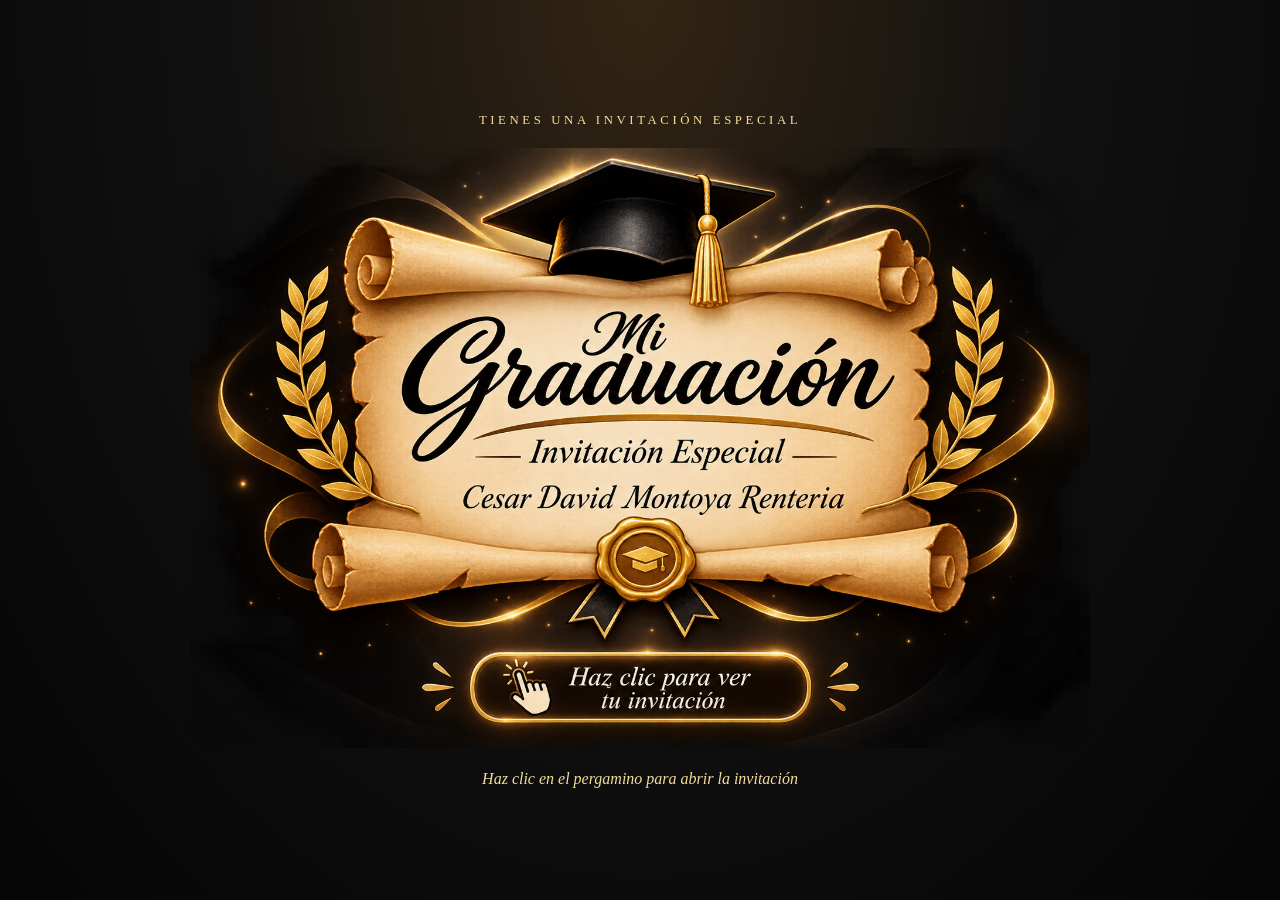
<file: Nueva carpeta/index.html>
<!DOCTYPE html>
<html lang="es">
<head>
  <meta charset="UTF-8">
  <meta name="viewport" content="width=device-width, initial-scale=1.0">
  <meta name="theme-color" content="#090909">
  <title>Una invitación especial | Cesar David</title>
  <link rel="stylesheet" href="css/portada.css">
</head>
<body>
  <main class="cover">
    <p class="eyebrow">Tienes una invitación especial</p>
    <a class="scroll-link" href="invitacion.html" aria-label="Abrir la invitación de graduación">
      <img src="assets/pergamino-graduacion.png"
           alt="Pergamino de graduación de Cesar David Montoya Renteria. Haz clic para abrir la invitación.">
    </a>
    <p class="hint">Haz clic en el pergamino para abrir la invitación</p>
  </main>
</body>
</html>
</file>
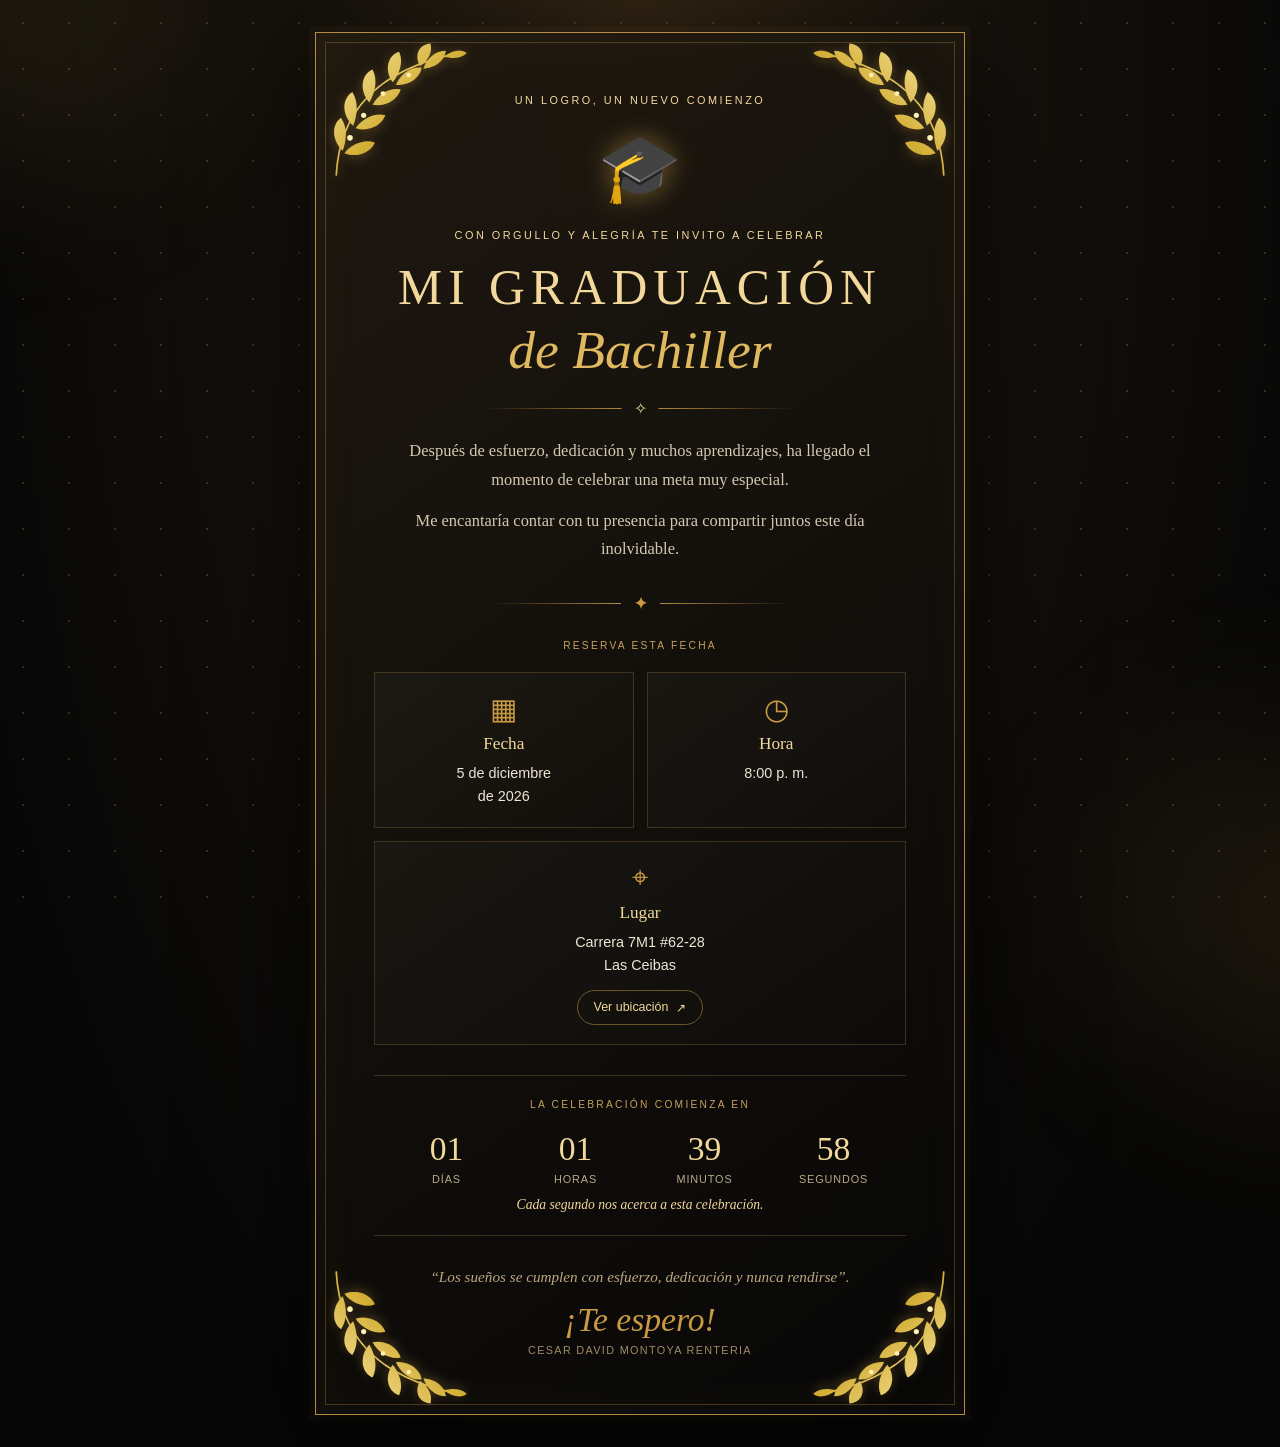
<file: Nueva carpeta/invitacion.html>
<!DOCTYPE html>
<html lang="es">
<head>
  <meta charset="UTF-8">
  <meta name="viewport" content="width=device-width, initial-scale=1.0">
  <meta name="theme-color" content="#080706">
  <meta name="description" content="Acompáñame a celebrar mi graduación de bachiller.">
  <title>Graduación | Cesar David Montoya Renteria</title>
  <link rel="stylesheet" href="css/styles.css">
  <script src="js/script.js" defer></script>
</head>
<body>
  <div class="ambient ambient--one" aria-hidden="true"></div>
  <div class="ambient ambient--two" aria-hidden="true"></div>
  <div class="sparkles" aria-hidden="true"></div>

  <main class="invitation">
    <!-- Esquina Superior Izquierda -->
    <span class="corner corner--tl" aria-hidden="true">
      <svg viewBox="0 0 180 180" fill="none">
        <defs>
          <linearGradient id="olivo-dorado" x1="0" y1="0" x2="180" y2="180" gradientUnits="userSpaceOnUse">
            <stop offset="0%" stop-color="#fff0b3"/>
            <stop offset="50%" stop-color="#d4af37"/>
            <stop offset="100%" stop-color="#8c6715"/>
          </linearGradient>
        </defs>
        <!-- Tallo principal curvo -->
        <path d="M14 165 C18 90, 60 35, 165 14" stroke="url(#olivo-dorado)" stroke-width="2.2" stroke-linecap="round"/>
        <!-- Hojas lado izquierdo / superior -->
        <path d="M22 135 C8 122, 8 102, 20 94 C28 106, 27 122, 22 135 Z" fill="url(#olivo-dorado)"/>
        <path d="M35 104 C20 90, 21 70, 34 62 C42 75, 40 91, 35 104 Z" fill="url(#olivo-dorado)"/>
        <path d="M55 75 C42 60, 45 40, 59 34 C66 47, 62 63, 55 75 Z" fill="url(#olivo-dorado)"/>
        <path d="M84 50 C73 35, 78 16, 92 12 C98 25, 92 40, 84 50 Z" fill="url(#olivo-dorado)"/>
        <path d="M118 30 C110 16, 117 3, 131 2 C134 14, 127 24, 118 30 Z" fill="url(#olivo-dorado)"/>
        <!-- Hojas lado derecho / inferior -->
        <path d="M24 138 C39 144, 56 138, 62 125 C49 120, 33 127, 24 138 Z" fill="url(#olivo-dorado)"/>
        <path d="M38 107 C54 112, 70 104, 75 91 C62 87, 46 95, 38 107 Z" fill="url(#olivo-dorado)"/>
        <path d="M59 78 C75 81, 90 72, 94 59 C80 56, 66 65, 59 78 Z" fill="url(#olivo-dorado)"/>
        <path d="M88 53 C103 55, 118 45, 120 32 C106 30, 94 40, 88 53 Z" fill="url(#olivo-dorado)"/>
        <path d="M122 33 C136 33, 149 23, 150 11 C137 11, 127 20, 122 33 Z" fill="url(#olivo-dorado)"/>
        <!-- Punta -->
        <path d="M148 18 C158 10, 170 8, 176 14 C168 21, 157 21, 148 18 Z" fill="url(#olivo-dorado)"/>
        <!-- Aceitunas doradas -->
        <circle cx="31" cy="119" r="3.5" fill="#fff0b3"/>
        <circle cx="48" cy="91" r="3.2" fill="#fff0b3"/>
        <circle cx="72" cy="64" r="3" fill="#fff0b3"/>
        <circle cx="104" cy="41" r="2.8" fill="#fff0b3"/>
      </svg>
    </span>

    <!-- Esquina Superior Derecha -->
    <span class="corner corner--tr" aria-hidden="true">
      <svg viewBox="0 0 180 180" fill="none">
        <path d="M14 165 C18 90, 60 35, 165 14" stroke="url(#olivo-dorado)" stroke-width="2.2" stroke-linecap="round"/>
        <path d="M22 135 C8 122, 8 102, 20 94 C28 106, 27 122, 22 135 Z" fill="url(#olivo-dorado)"/>
        <path d="M35 104 C20 90, 21 70, 34 62 C42 75, 40 91, 35 104 Z" fill="url(#olivo-dorado)"/>
        <path d="M55 75 C42 60, 45 40, 59 34 C66 47, 62 63, 55 75 Z" fill="url(#olivo-dorado)"/>
        <path d="M84 50 C73 35, 78 16, 92 12 C98 25, 92 40, 84 50 Z" fill="url(#olivo-dorado)"/>
        <path d="M118 30 C110 16, 117 3, 131 2 C134 14, 127 24, 118 30 Z" fill="url(#olivo-dorado)"/>
        <path d="M24 138 C39 144, 56 138, 62 125 C49 120, 33 127, 24 138 Z" fill="url(#olivo-dorado)"/>
        <path d="M38 107 C54 112, 70 104, 75 91 C62 87, 46 95, 38 107 Z" fill="url(#olivo-dorado)"/>
        <path d="M59 78 C75 81, 90 72, 94 59 C80 56, 66 65, 59 78 Z" fill="url(#olivo-dorado)"/>
        <path d="M88 53 C103 55, 118 45, 120 32 C106 30, 94 40, 88 53 Z" fill="url(#olivo-dorado)"/>
        <path d="M122 33 C136 33, 149 23, 150 11 C137 11, 127 20, 122 33 Z" fill="url(#olivo-dorado)"/>
        <path d="M148 18 C158 10, 170 8, 176 14 C168 21, 157 21, 148 18 Z" fill="url(#olivo-dorado)"/>
        <circle cx="31" cy="119" r="3.5" fill="#fff0b3"/>
        <circle cx="48" cy="91" r="3.2" fill="#fff0b3"/>
        <circle cx="72" cy="64" r="3" fill="#fff0b3"/>
        <circle cx="104" cy="41" r="2.8" fill="#fff0b3"/>
      </svg>
    </span>

    <!-- Esquina Inferior Izquierda -->
    <span class="corner corner--bl" aria-hidden="true">
      <svg viewBox="0 0 180 180" fill="none">
        <path d="M14 165 C18 90, 60 35, 165 14" stroke="url(#olivo-dorado)" stroke-width="2.2" stroke-linecap="round"/>
        <path d="M22 135 C8 122, 8 102, 20 94 C28 106, 27 122, 22 135 Z" fill="url(#olivo-dorado)"/>
        <path d="M35 104 C20 90, 21 70, 34 62 C42 75, 40 91, 35 104 Z" fill="url(#olivo-dorado)"/>
        <path d="M55 75 C42 60, 45 40, 59 34 C66 47, 62 63, 55 75 Z" fill="url(#olivo-dorado)"/>
        <path d="M84 50 C73 35, 78 16, 92 12 C98 25, 92 40, 84 50 Z" fill="url(#olivo-dorado)"/>
        <path d="M118 30 C110 16, 117 3, 131 2 C134 14, 127 24, 118 30 Z" fill="url(#olivo-dorado)"/>
        <path d="M24 138 C39 144, 56 138, 62 125 C49 120, 33 127, 24 138 Z" fill="url(#olivo-dorado)"/>
        <path d="M38 107 C54 112, 70 104, 75 91 C62 87, 46 95, 38 107 Z" fill="url(#olivo-dorado)"/>
        <path d="M59 78 C75 81, 90 72, 94 59 C80 56, 66 65, 59 78 Z" fill="url(#olivo-dorado)"/>
        <path d="M88 53 C103 55, 118 45, 120 32 C106 30, 94 40, 88 53 Z" fill="url(#olivo-dorado)"/>
        <path d="M122 33 C136 33, 149 23, 150 11 C137 11, 127 20, 122 33 Z" fill="url(#olivo-dorado)"/>
        <path d="M148 18 C158 10, 170 8, 176 14 C168 21, 157 21, 148 18 Z" fill="url(#olivo-dorado)"/>
        <circle cx="31" cy="119" r="3.5" fill="#fff0b3"/>
        <circle cx="48" cy="91" r="3.2" fill="#fff0b3"/>
        <circle cx="72" cy="64" r="3" fill="#fff0b3"/>
        <circle cx="104" cy="41" r="2.8" fill="#fff0b3"/>
      </svg>
    </span>

    <!-- Esquina Inferior Derecha -->
    <span class="corner corner--br" aria-hidden="true">
      <svg viewBox="0 0 180 180" fill="none">
        <path d="M14 165 C18 90, 60 35, 165 14" stroke="url(#olivo-dorado)" stroke-width="2.2" stroke-linecap="round"/>
        <path d="M22 135 C8 122, 8 102, 20 94 C28 106, 27 122, 22 135 Z" fill="url(#olivo-dorado)"/>
        <path d="M35 104 C20 90, 21 70, 34 62 C42 75, 40 91, 35 104 Z" fill="url(#olivo-dorado)"/>
        <path d="M55 75 C42 60, 45 40, 59 34 C66 47, 62 63, 55 75 Z" fill="url(#olivo-dorado)"/>
        <path d="M84 50 C73 35, 78 16, 92 12 C98 25, 92 40, 84 50 Z" fill="url(#olivo-dorado)"/>
        <path d="M118 30 C110 16, 117 3, 131 2 C134 14, 127 24, 118 30 Z" fill="url(#olivo-dorado)"/>
        <path d="M24 138 C39 144, 56 138, 62 125 C49 120, 33 127, 24 138 Z" fill="url(#olivo-dorado)"/>
        <path d="M38 107 C54 112, 70 104, 75 91 C62 87, 46 95, 38 107 Z" fill="url(#olivo-dorado)"/>
        <path d="M59 78 C75 81, 90 72, 94 59 C80 56, 66 65, 59 78 Z" fill="url(#olivo-dorado)"/>
        <path d="M88 53 C103 55, 118 45, 120 32 C106 30, 94 40, 88 53 Z" fill="url(#olivo-dorado)"/>
        <path d="M122 33 C136 33, 149 23, 150 11 C137 11, 127 20, 122 33 Z" fill="url(#olivo-dorado)"/>
        <path d="M148 18 C158 10, 170 8, 176 14 C168 21, 157 21, 148 18 Z" fill="url(#olivo-dorado)"/>
        <circle cx="31" cy="119" r="3.5" fill="#fff0b3"/>
        <circle cx="48" cy="91" r="3.2" fill="#fff0b3"/>
        <circle cx="72" cy="64" r="3" fill="#fff0b3"/>
        <circle cx="104" cy="41" r="2.8" fill="#fff0b3"/>
      </svg>
    </span>

    <header class="invitation__header reveal">
      <p class="eyebrow">Un logro, un nuevo comienzo</p>
      <div class="cap-wrap" aria-hidden="true"><span>🎓</span></div>
      <p class="eyebrow">Con orgullo y alegría te invito a celebrar</p>
      <h1>Mi graduación</h1>
      <p class="subtitle">de Bachiller</p>
      <div class="ornament" aria-hidden="true"><span>✧</span></div>
    </header>

    <section class="message reveal" aria-label="Mensaje de invitación">
      <p>Después de esfuerzo, dedicación y muchos aprendizajes, ha llegado el momento de celebrar una meta muy especial.</p>
      <p>Me encantaría contar con tu presencia para compartir juntos este día inolvidable.</p>
    </section>

    <div class="divider reveal" aria-hidden="true"><span></span><b>✦</b><span></span></div>

    <section class="event-section reveal" aria-label="Detalles del evento">
      <p class="section-kicker">Reserva esta fecha</p>
      <div class="event-details">
        <article class="detail">
          <span class="detail__icon" aria-hidden="true">▦</span>
          <h3>Fecha</h3>
          <p>5 de diciembre<br>de 2026</p>
        </article>
        <article class="detail">
          <span class="detail__icon" aria-hidden="true">◷</span>
          <h3>Hora</h3>
          <p>8:00 p. m.</p>
        </article>
        <article class="detail detail--location">
          <span class="detail__icon" aria-hidden="true">⌖</span>
          <h3>Lugar</h3>
          <p>Carrera 7M1 #62-28<br>Las Ceibas</p>
          <a class="map-link"
             href="https://www.google.com/maps/search/?api=1&amp;query=Carrera+7M1+%2362-28+Las+Ceibas"
             target="_blank" rel="noopener noreferrer">
            Ver ubicación <span aria-hidden="true">↗</span>
          </a>
        </article>
      </div>
    </section>

    <section class="countdown-section reveal" aria-label="Cuenta regresiva">
      <p class="section-kicker">La celebración comienza en</p>
      <div class="countdown" id="countdown">
        <div><strong id="days">--</strong><span>días</span></div>
        <div><strong id="hours">--</strong><span>horas</span></div>
        <div><strong id="minutes">--</strong><span>minutos</span></div>
        <div><strong id="seconds">--</strong><span>segundos</span></div>
      </div>
      <p class="countdown-message" id="countdown-message" aria-live="polite"></p>
    </section>

    <footer class="invitation__footer reveal">
      <p class="quote">“Los sueños se cumplen con esfuerzo, dedicación y nunca rendirse”.</p>
      <p class="signature">¡Te espero!</p>
      <p class="footer-name">Cesar David Montoya Renteria</p>
    </footer>
  </main>
</body>
</html>
</file>
<file: Nueva carpeta/css/portada.css>
:root {
  --gold: #d9ad52;
  --gold-light: #f4dc9b;
}

* { box-sizing: border-box; }

.cap-wrap {
  width: 20px;
}


body {
  min-height: 100vh;
  margin: 0;
  padding: 22px;
  display: grid;
  place-items: center;
  color: #fff8e9;
  font-family: Georgia, "Times New Roman", serif;
  text-align: center;
  background:
    radial-gradient(ellipse at 50% 0%, #332513 0, #111 45%, #050505 100%);
}

.invitation {
  position: relative;
  border: 1px solid rgba(212, 175, 55, 0.45);
  box-shadow: 
    0 0 0 6px #080706,
    0 0 0 7px rgba(212, 175, 55, 0.25),
    0 20px 50px rgba(0, 0, 0, 0.8);
}

.cover {
  width: min(100%, 900px);
  animation: appear .8s ease both;
}

.eyebrow {
  margin: 0 0 20px;
  color: var(--gold-light);
  font-size: .8rem;
  letter-spacing: .28em;
  text-transform: uppercase;
}

.scroll-link {
  display: block;
  width: 100%;
  border-radius: 18px;
  outline-offset: 7px;
  transition: transform .25s ease, filter .25s ease;
}

.scroll-link:hover,
.scroll-link:focus-visible {
  transform: scale(1.015);
  filter: drop-shadow(0 0 22px #d9ad5270);
}

.scroll-link img {
  display: block;
  width: 100%;
  height: auto;
  border-radius: 18px;
}

.hint {
  margin: 22px 0 0;
  color: var(--gold-light);
  font-size: 1rem;
  font-style: italic;
}

.corner {
  position: absolute;
  width: 95px;
  height: 95px;
  pointer-events: none;
  z-index: 2;
  filter: drop-shadow(0 2px 6px rgba(212, 175, 55, 0.3));
}

.corner svg {
  width: 100%;
  height: 100%;
  display: block;
}

/* Posición y rotación exacta de cada esquina */
.corner--tl {
  top: 10px;
  left: 10px;
}

.corner--tr {
  top: 10px;
  right: 10px;
  transform: scaleX(-1);
}

.corner--bl {
  bottom: 10px;
  left: 10px;
  transform: scaleY(-1);
}

.corner--br {
  bottom: 10px;
  right: 10px;
  transform: scale(-1, -1);
}

/* Ajuste para pantallas pequeñas (celulares) */
@media (max-width: 480px) {
  .corner {
    width: 68px;
    height: 68px;
  }
}

@keyframes appear {
  from { opacity: 0; transform: translateY(14px); }
  to { opacity: 1; transform: translateY(0); }
}

@media (max-width: 520px) {
  body { padding: 14px; }
  .eyebrow { font-size: .68rem; letter-spacing: .18em; }
  .hint { font-size: .9rem; }
}
</file>
<file: Nueva carpeta/css/styles.css>
:root {
  --gold: #c99a43;
  --gold-light: #f2d99b;
  --cream: #fff8e9;
  --muted: #d4c8b2;
  --serif: Georgia, "Times New Roman", serif;
  --sans: Arial, Helvetica, sans-serif;
}

* { box-sizing: border-box; }

html { scroll-behavior: smooth; }

body {
  position: relative;
  min-height: 100vh;
  margin: 0;
  padding: 32px 16px;
  display: grid;
  place-items: center;
  overflow-x: hidden;
  color: var(--cream);
  font-family: var(--serif);
  background: radial-gradient(ellipse at 50% 5%, #342615 0%, #15110c 38%, #070707 78%);
}

body::before {
  position: fixed;
  inset: 0;
  z-index: -2;
  content: "";
  opacity: .18;
  pointer-events: none;
  background-image: radial-gradient(#f0cf82 1px, transparent 1.5px);
  background-size: 46px 46px;
}

.ambient {
  position: fixed;
  z-index: -1;
  width: 340px;
  height: 340px;
  border-radius: 50%;
  background: #c99a43;
  filter: blur(100px);
  opacity: .12;
  pointer-events: none;
}
.ambient--one { top: -180px; left: -160px; }
.ambient--two { right: -180px; bottom: -180px; }

.invitation {
  position: relative;
  width: min(100%, 650px);
  padding: clamp(32px, 6vw, 58px);
  overflow: hidden;
  text-align: center;
  border: 1px solid #b58a43;
  background: linear-gradient(145deg, rgba(31,25,16,.98), rgba(7,7,7,.99));
  box-shadow: 0 28px 100px #000c, 0 0 0 6px #c99a430c, inset 0 0 55px #d6a94b0b;
}

.invitation::before {
  position: absolute;
  inset: 9px;
  border: 1px solid #c99a434d;
  content: "";
  pointer-events: none;
}

.corner {
  position: absolute;
  z-index: 2;
  width: 145px;
  height: 145px;
  pointer-events: none;
  background-repeat: no-repeat;
  background-size: contain;
  background-image: url("data:image/svg+xml,%3Csvg xmlns='http://w3.org' viewBox='0 0 180 180'%3E%3Cdefs%3E%3ClinearGradient id='g' x1='0' y1='0' x2='180' y2='180' gradientUnits='userSpaceOnUse'%3E%3Cstop offset='0%25' stop-color='%23f2d99b'/%3E%3Cstop offset='55%25' stop-color='%23c99a43'/%3E%3Cstop offset='100%25' stop-color='%238c6715'/%3E%3C/linearGradient%3E%3C/defs%3E%3Cpath d='M12 168 C16 90, 58 34, 168 12' fill='none' stroke='url(%23g)' stroke-width='2.4' stroke-linecap='round'/%3E%3Cpath d='M21 136 C7 123, 7 103, 19 95 C27 107, 26 123, 21 136 Z' fill='url(%23g)'/%3E%3Cpath d='M34 105 C19 91, 20 71, 33 63 C41 76, 39 92, 34 105 Z' fill='url(%23g)'/%3E%3Cpath d='M54 76 C41 61, 44 41, 58 35 C65 48, 61 64, 54 76 Z' fill='url(%23g)'/%3E%3Cpath d='M83 51 C72 36, 77 17, 91 13 C97 26, 91 41, 83 51 Z' fill='url(%23g)'/%3E%3Cpath d='M117 31 C109 17, 116 4, 130 3 C133 15, 126 25, 117 31 Z' fill='url(%23g)'/%3E%3Cpath d='M23 139 C38 145, 55 139, 61 126 C48 121, 32 128, 23 139 Z' fill='url(%23g)'/%3E%3Cpath d='M37 108 C53 113, 69 105, 74 92 C61 88, 45 96, 37 108 Z' fill='url(%23g)'/%3E%3Cpath d='M58 79 C74 82, 89 73, 93 60 C79 57, 65 66, 58 79 Z' fill='url(%23g)'/%3E%3Cpath d='M87 54 C102 56, 117 46, 119 33 C105 31, 93 41, 87 54 Z' fill='url(%23g)'/%3E%3Cpath d='M121 34 C135 34, 148 24, 149 12 C136 12, 126 21, 121 34 Z' fill='url(%23g)'/%3E%3Cpath d='M147 19 C157 11, 169 9, 175 15 C167 22, 156 22, 147 19 Z' fill='url(%23g)'/%3E%3Ccircle cx='30' cy='120' r='3.4' fill='%23f2d99b'/%3E%3Ccircle cx='47' cy='92' r='3.1' fill='%23f2d99b'/%3E%3Ccircle cx='71' cy='65' r='2.9' fill='%23f2d99b'/%3E%3Ccircle cx='103' cy='42' r='2.7' fill='%23f2d99b'/%3E%3C/svg%3E");
  filter: drop-shadow(0 2px 6px rgba(201, 154, 67, 0.35));
}
.corner--tl { top: 9px; left: 9px; }
.corner--tr { top: 9px; right: 9px; transform: scaleX(-1); }
.corner--bl { bottom: 9px; left: 9px; transform: scaleY(-1); }
.corner--br { right: 9px; bottom: 9px; transform: scale(-1, -1); }

.eyebrow, .section-kicker {
  color: var(--gold-light);
  font-family: var(--sans);
  font-size: .68rem;
  letter-spacing: .23em;
  line-height: 1.7;
  text-transform: uppercase;
}
.eyebrow { margin: 0; }

.cap-wrap {
  width: 105px;
  height: 95px;
  margin: 12px auto 10px;
  display: grid;
  place-items: center;
  border-radius: 50%;
  background: radial-gradient(circle, #d9ad5220, transparent 68%);
}
.cap-wrap span {
  font-size: 67px;
  filter: drop-shadow(0 0 14px #d9ad5260);
  animation: cap-float 3s ease-in-out infinite;
}

h1 {
  margin: 14px 0 0;
  color: var(--gold-light);
  font-size: clamp(2rem, 7vw, 3.1rem);
  font-weight: 400;
  letter-spacing: .12em;
  line-height: 1.15;
  text-transform: uppercase;
}
.subtitle {
  margin: 5px 0 0;
  color: #dfb85f;
  font-size: clamp(2rem, 7vw, 3.35rem);
  font-style: italic;
  line-height: 1.1;
}
.ornament {
  position: relative;
  width: min(78%, 310px);
  height: 1px;
  margin: 28px auto;
  background: linear-gradient(90deg, transparent, var(--gold), transparent);
}
.ornament span {
  position: absolute;
  top: 50%;
  left: 50%;
  padding: 0 12px;
  color: var(--gold-light);
  background: #17130d;
  transform: translate(-50%, -50%);
}

.message {
  max-width: 490px;
  margin: 0 auto;
  color: var(--muted);
  font-size: 1.03rem;
  line-height: 1.75;
}
.message p { margin: 12px 0; }

.graduate-name {
  margin: 22px 0;
  color: var(--gold-light);
  font-size: clamp(1.75rem, 6vw, 2.65rem);
  font-weight: 400;
  line-height: 1.17;
  text-shadow: 0 2px 20px #d9ad5220;
}
.graduate-name span { font-style: italic; }

.divider {
  display: flex;
  align-items: center;
  gap: 13px;
  width: min(80%, 300px);
  margin: 30px auto 24px;
  color: var(--gold);
}
.divider span {
  flex: 1;
  height: 1px;
  background: linear-gradient(90deg, transparent, #b58a43);
}
.divider span:last-child { background: linear-gradient(90deg, #b58a43, transparent); }

.section-kicker {
  margin: 0 0 17px;
  color: #c6a15e;
  font-size: .64rem;
  letter-spacing: .22em;
}

.event-details {
  display: grid;
  grid-template-columns: 1fr 1fr;
  gap: 13px;
}
.detail {
  min-width: 0;
  padding: 19px 12px;
  border: 1px solid #9c773c50;
  background: linear-gradient(145deg, #ffffff08, #ffffff02);
  transition: border-color .25s ease, transform .25s ease, background .25s ease;
}
.detail:hover {
  transform: translateY(-3px);
  border-color: #c99a43b0;
  background: #ffffff0b;
}
.detail__icon {
  display: block;
  margin-bottom: 8px;
  color: var(--gold);
  font-family: var(--sans);
  font-size: 1.8rem;
}
.detail h3 {
  margin: 0 0 8px;
  color: var(--gold-light);
  font-size: 1.08rem;
  font-weight: 400;
}
.detail p {
  margin: 0;
  color: #eee5d5;
  font-family: var(--sans);
  font-size: .9rem;
  line-height: 1.6;
}
.detail--location { grid-column: 1 / -1; }

.map-link {
  display: inline-flex;
  align-items: center;
  gap: 8px;
  margin-top: 13px;
  padding: 9px 16px;
  border: 1px solid #c99a4380;
  border-radius: 30px;
  color: var(--gold-light);
  font-family: var(--sans);
  font-size: .78rem;
  text-decoration: none;
  transition: color .2s ease, background .2s ease;
}
.map-link:hover { color: #171109; background: var(--gold-light); }

.countdown-section {
  margin: 30px auto 0;
  padding: 20px 12px;
  border-top: 1px solid #9c773c55;
  border-bottom: 1px solid #9c773c55;
}
.countdown {
  display: grid;
  grid-template-columns: repeat(4, 1fr);
  gap: 8px;
}
.countdown div { display: flex; flex-direction: column; gap: 5px; }
.countdown strong {
  color: var(--gold-light);
  font-size: clamp(1.5rem, 5vw, 2.1rem);
  font-weight: 400;
  font-variant-numeric: tabular-nums;
}
.countdown span {
  color: #b9a989;
  font-family: var(--sans);
  font-size: .68rem;
  letter-spacing: .08em;
  text-transform: uppercase;
}
.countdown-message {
  min-height: 18px;
  margin: 12px 0 0;
  color: var(--gold-light);
  font-size: .85rem;
  font-style: italic;
}

.invitation__footer { margin-top: 28px; color: #bba77f; }
.quote {
  max-width: 430px;
  margin: 0 auto;
  font-size: .95rem;
  font-style: italic;
  line-height: 1.65;
}
.signature {
  margin: 12px 0 5px;
  color: var(--gold);
  font-size: 2.1rem;
  font-style: italic;
}
.footer-name {
  margin: 0;
  color: #9f8b67;
  font-family: var(--sans);
  font-size: .68rem;
  letter-spacing: .12em;
  text-transform: uppercase;
}

.reveal {
  opacity: 0;
  transform: translateY(15px);
  animation: reveal-in .75s ease forwards;
}
.message { animation-delay: .12s; }
.divider { animation-delay: .2s; }
.event-section { animation-delay: .28s; }
.countdown-section { animation-delay: .38s; }
.invitation__footer { animation-delay: .48s; }

@keyframes reveal-in { to { opacity: 1; transform: translateY(0); } }
@keyframes cap-float {
  0%, 100% { transform: translateY(0); }
  50% { transform: translateY(-5px); }
}

@media (max-width: 480px) {
  body { padding: 14px 10px; }
  .invitation { padding: 35px 22px; }
  .eyebrow { font-size: .57rem; letter-spacing: .15em; }
  .message { font-size: .96rem; }
  .event-details { gap: 9px; }
  .detail { padding: 16px 8px; }
  .detail p { font-size: .82rem; }
  .countdown { gap: 3px; }
  .countdown span { font-size: .56rem; }
  .corner { width: 92px; height: 92px; }
}

@media (prefers-reduced-motion: reduce) {
  *, *::before, *::after {
    scroll-behavior: auto !important;
    animation-duration: .01ms !important;
    animation-iteration-count: 1 !important;
    transition-duration: .01ms !important;
  }
  .reveal { opacity: 1; transform: none; }
}
</file>
